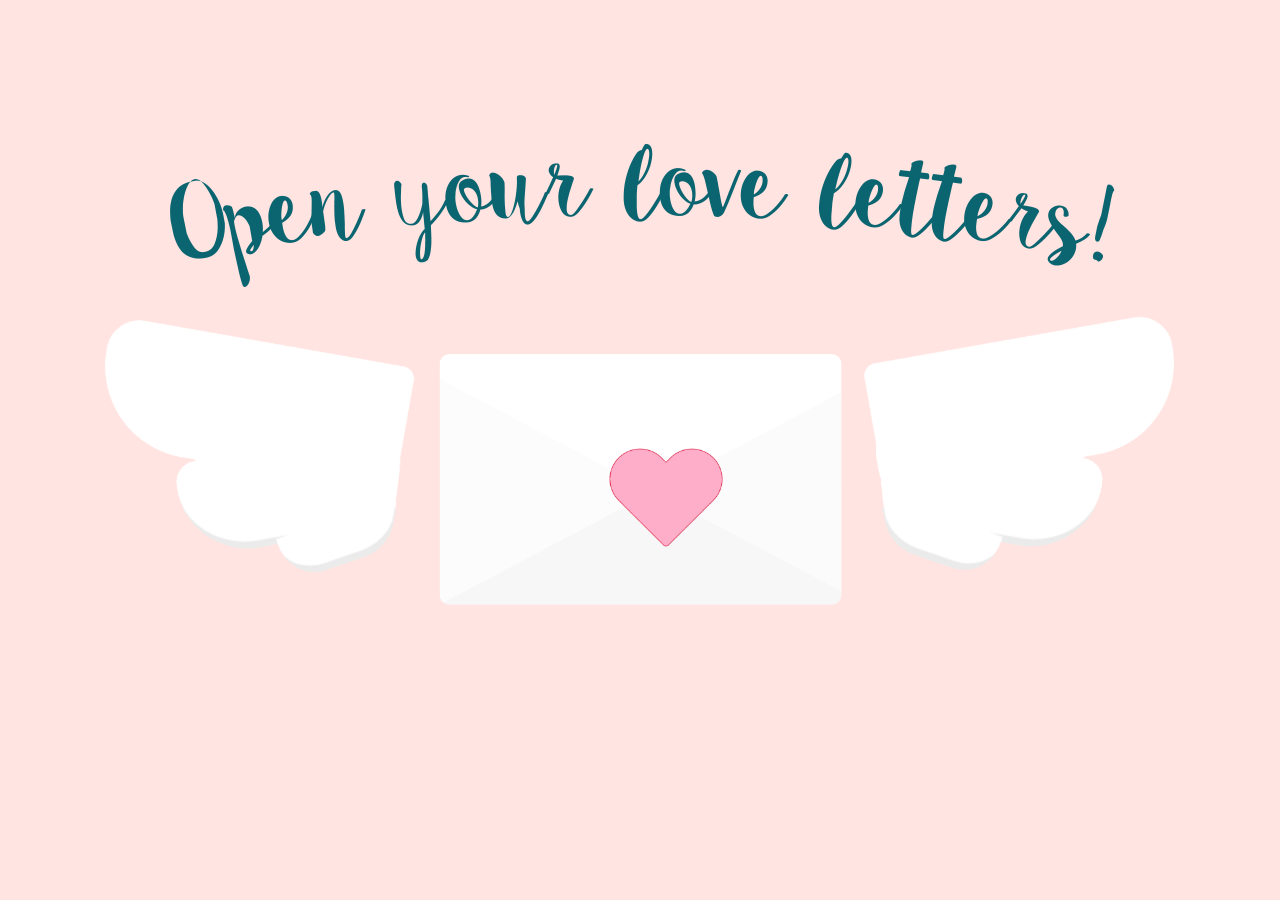
<file: index.html>
<!DOCTYPE html> 
<html lang="en">
<head>
	<meta charset="UTF-8">
	<title> dành cho bé iu ngu toán </title>
	<!-- style sheet -->
	<link href="css/main.css" rel="stylesheet">
	<!-- Tab icon -->
    <link rel="icon" href="../img/CJM.png">


</head>
	
<body>
	<main>
		<header>
			<img id="banner" src="img/banner.png" alt="banner">

		</header>
		<span id="items">
			<img id="rightwing" src="img/rightwing.png" alt="wing">
			<img id= "leftwing" src="img/leftwing.png" alt="wing">
			<span id= "letter">
				<a href="hangcho.html"><img id ="heart" src="img/heart.png" alt="heart"></a>
				<img id="envelope" src="img/envelop.png" alt="letter">

			</span>
		</span>
	</main>
	

</body>
</html>
</file>
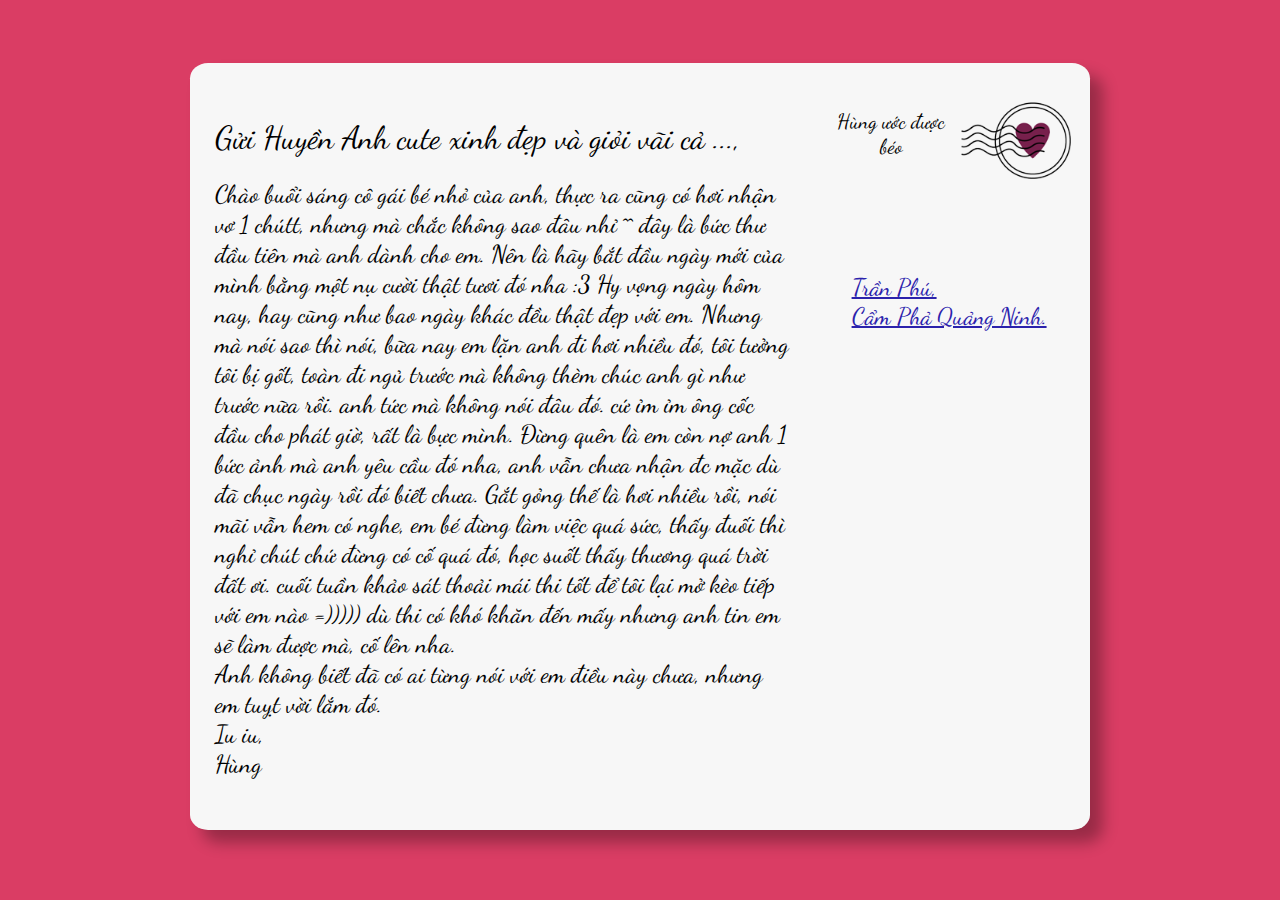
<file: bucthut1.html>
<!DOCTYPE html> 
<html lang="en">
<head>
	<meta charset="UTF-8">
	<title> Cái này hơi quoạoooo </title>
	<!-- css style sheet -->
	<link href="css/git.css" rel="stylesheet">
	<!-- Tab icon -->
    <link rel="icon" href="../img/CJM.png">
    <!-- fonts -->
	<link rel="preconnect" href="https://fonts.googleapis.com">
	<link rel="preconnect" href="https://fonts.gstatic.com" crossorigin>
	<link href="https://fonts.googleapis.com/css2?family=Dancing+Script:wght@400..700&family=Open+Sans:ital,wght@0,300..800;1,300..800&display=swap" rel="stylesheet">



</head>
	
<body>
  <div class = "wrap">
    <div class = "postcard">

          <span id = "dear">Gửi Huyền Anh cute xinh đẹp và giỏi vãi cả ...,</span>
   
			<span id = "message">
				Chào buổi sáng cô gái bé nhỏ của anh, thực ra cũng có hơi nhận vơ 1 chútt, nhưng mà chắc không sao đâu nhỉ ^^  đây là bức thư đầu tiên mà anh dành cho em. Nên là hãy bắt đầu ngày mới của mình bằng một nụ cười thật tươi đó nha :3 Hy vọng ngày hôm nay, hay cũng như bao ngày khác đều thật đẹp với em. 
				Nhưng mà nói sao thì nói, bữa nay em lặn anh đi hơi nhiều đó, tôi tưởng tôi bị gốt, toàn đi ngủ trước mà không thèm chúc anh gì như trước nữa rồi. anh tức mà không nói đâu đó. cứ ỉm ỉm ông cốc đầu cho phát giờ, rất là bực mình. Đừng quên là em còn nợ anh 1 bức ảnh mà anh yêu cầu đó nha, anh vẫn chưa nhận đc mặc dù đã chục ngày rồi đó biết chưa.
				Gắt gỏng thế là hơi nhiều rồi, nói mãi vẫn hem có nghe, em bé đừng làm việc quá sức, thấy đuối thì nghỉ chút chứ đừng có cố quá đó, học suốt thấy thương quá trời đất ơi. cuối tuần khảo sát thoải mái thi tốt để tôi lại mở kèo tiếp với em nào =))))) dù thi có khó khăn đến mấy nhưng anh tin em sẽ làm được mà, cố lên nha.
				<br>
				Anh không biết đã có ai từng nói với em điều này chưa, nhưng em tuỵt vời lắm đó.
			<br>
			Iu iu,
          	<br>Hùng
			</span>
         
			<span id= "mail" >
				<img id= "mail_stamp" src = "img/stamp.png" alt="stamp" >
				<span id= "from"> Hùng ước được béo </span>

			</span>
			
   
        <p id = "address">Trần Phú,<br>
         
          Cẩm Phả Quảng Ninh.
        </p>
      
    </div>
  </div>
  
  

</body>
</html>
</file>
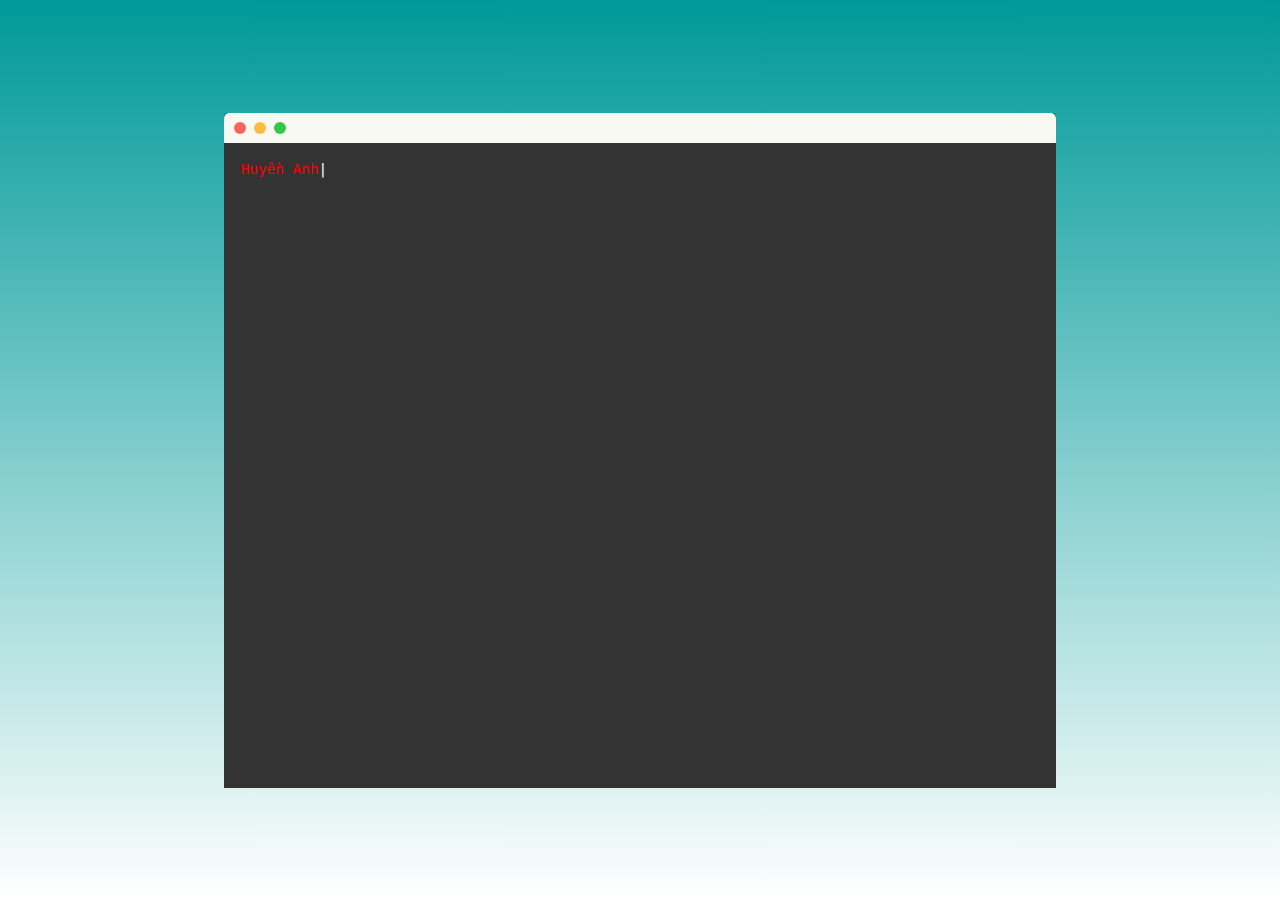
<file: bucthut2.html>
<!DOCTYPE html> 
<html lang="en">
<head>
	<meta charset="UTF-8">
	<title> Cái này đỡ hơnnn </title>
	<!-- style sheet -->
	<link href="css/bash.css" rel="stylesheet">
	<!-- Tab icon -->
    <link rel="icon" href="../img/CJM.png">
    <!-- fonts -->
    <link href="https://fonts.googleapis.com/css?family=Amatic+SC|Sacramento" rel="stylesheet">
    <!-- Jquery -->
    <script
  src="https://code.jquery.com/jquery-3.3.1.min.js"
  integrity="sha256-FgpCb/KJQlLNfOu91ta32o/NMZxltwRo8QtmkMRdAu8="
  crossorigin="anonymous"></script>
    <!-- link to typed JS library -->
    <script src="js/typed.js"></script>

    <!-- Javascript -->
	<script src="js/bash.js"></script>

</head>
	
<body>
	<main>
	<section class="browser">
	  <div class="browserbar">
	    <button class="close"></button>
	    <button class="min"></button>
	    <button class="max"></button>
	  </div>
	  <!-- typed text in paragraphs -->
	  <div id="space">
	  <div id="typed-strings">
		<p>
			<span class="word"> Huyền Anh </span> iu quý :3
			<br>
			Này là bức thư thứ hai dành cho em. Cái này sẽ nói về anh và suy nghĩ của anh nhiều hơn, nhưng này là những gì mà anh chưa thể nói ra thật. Em vẫn chưa đồng ý hay trả lời cho anh là có cho anh tìm hỉu em sâu xa hơn đâu đó. Mà nghĩ lại ngày hôm qua, à hôm kia, anh vẫn thấy bồi hồi sao á. Em có thể nghĩ là anh hâm và dở, nhưng mà anh lại thấy mình rất là thoải mái khi được gặp em dù chỉ là một vài phút, anh thấy rất là đáng luôn. Ngay từ lúc anh bắt đầu lăn từ HN, anh đã ko nghĩ là mình có thể gặp được em cơ, kiểu có thể khi anh tới em sẽ bận 1 chuyện gì đấy, hay em ngại em trốn chả hạn, nên lúc em nhận lời ra gặp a, a vui điên lun ấy chứ, trúng số gọi bằng bố.  Dù đi xa vầy cũng đúng là có hơi vất vả thiệt, nhưng anh nhận lại được rất nhiều từ em ấy chứ. anh được gặp em nè, được thấy dáng vẻ của em, bớt bảo là trông kì hay xấu gì đó đi, anh đâu có mù đâu, anh thấy em đáng yêu vô đối mẹ luôn rồi. anh được nói chuyện với em, được xờ tóc, lại còn có quà mang về, lúc về anh cảm động rơm rớm mà a giấu. a mà sướt mướt ra thì ngại lắm nhở. ê nhưng mà sao lại đề ở tờ note là thông cảm vậy má, kì quá, anh rất rất là cảm động luôn ấy trời ơi. 		 	
			<br>
			anh không biết em nghĩ sao về anh, anh tự thấy bản thân mình còn nhiều thiếu sót lắm, đã ngố lại còn đần, nhưng anh mong mình có thể để lại cho em những kỉ niệm đẹp khắc sâu trong lòng. à tất nhiên là phải theo đuổi em rồi, tôi nhận vợ rồi đó, thằng nào vào tranh đấm bỏ mẹ chứ không có hiền đâu đó nha. đừng để anh lóng anh ko ngán đứa nào var đâuuu. 
			<br>
			Vậy nhaaaaaaaaa
			<br> Hùng
		   </p> 

	

	</div>

	<span id="typed"></span>
</div>
	  
	</section>
</main>



	



<!-- Using type.js library to create typing effects this library is included in JS file  -->
</body>
</html>
</file>
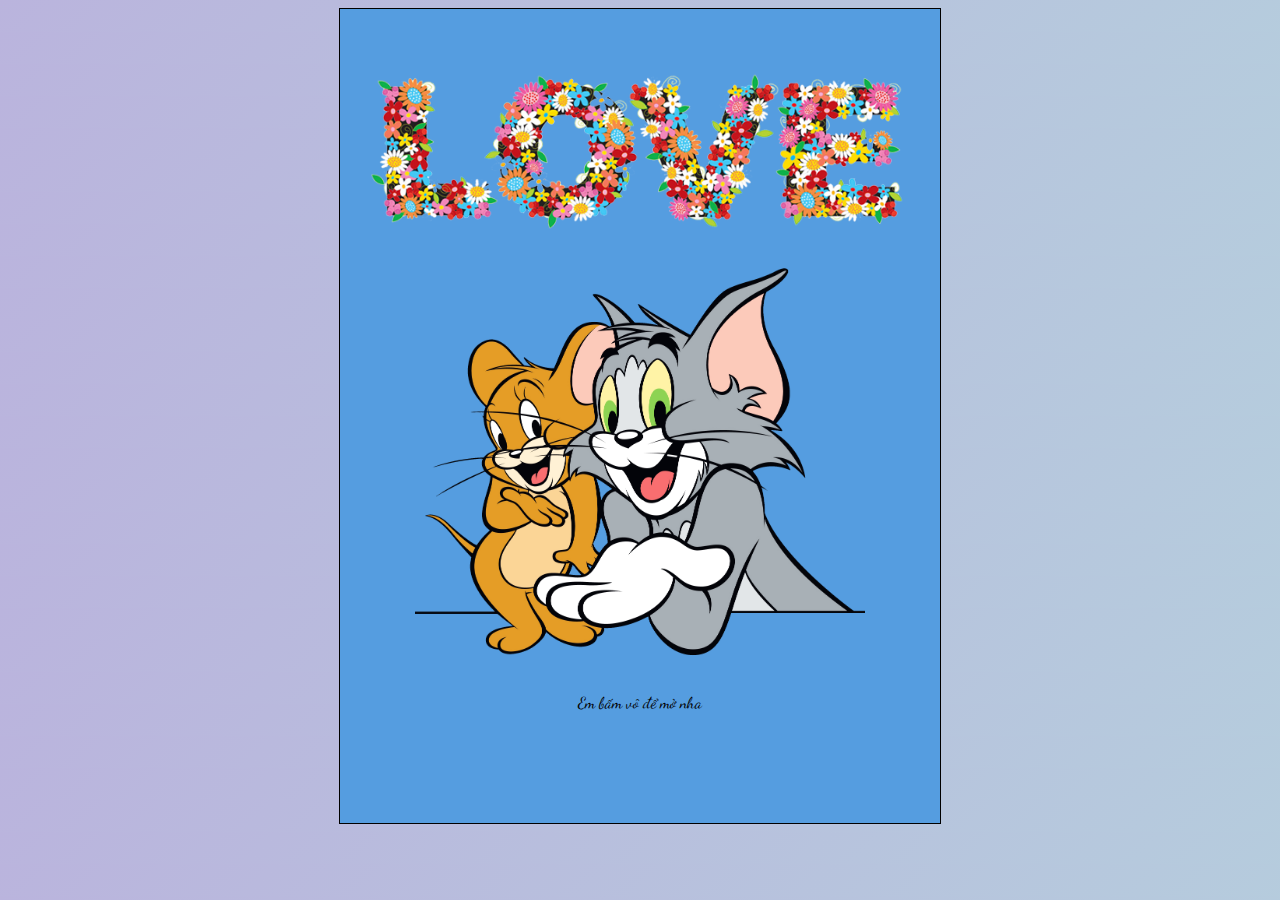
<file: bucthut3.html>
<!DOCTYPE html> 
<html lang="en">
<head>
	<meta charset="UTF-8">
	<title> Cái này nhẹ nhàng nhất ha :3 </title>
	<!-- style sheet -->
	<link href="css/github.css" rel="stylesheet">
	<!-- Tab icon -->
    <link rel="icon" href="../img/CJM.png">
    <!-- fonts -->
    <link rel="preconnect" href="https://fonts.googleapis.com">
	<link rel="preconnect" href="https://fonts.gstatic.com" crossorigin>
	<link href="https://fonts.googleapis.com/css2?family=Dancing+Script:wght@400..700&family=Open+Sans:ital,wght@0,300..800;1,300..800&display=swap" rel="stylesheet">




</head>
	
<body>
	<main>
  <div id="front">
    <img id="front-title" src="img/iuem.png" alt="love">
    <img id="front-pic" src="img/Octocat.png" alt="octopuss">
    <p>
      Em bấm vô để mở nha
    </p>
  </div>

  
  <div id="inside">
    <span id="inside-recipient">
     Gửi em bé iu,
    </span>
    <p id="message">
      Này chắc là lá cuối cùng rùi, mặc dù chẳng là nhân dịp gì, chỉ là 1 ngày bình thường nhưng khi anh làm những cái như này, anh chỉ muốn bày tỏ với em là anh thích em điên đảo vcl, như chơi bùa ấy =)))) Anh vẫn chưa nghĩ ra được 1 cái tên gì đó riêng để có thể gọi em. hmmmm, này a phải dành thời gian nhìu hơn để nghĩ thêm rồi, hay là em có muốn anh gọi em bằng cái tên nào đó hem? Hơi kì cục nhưng có khi trước giờ em chưa từng gặp ai khùng như anh đâu nhở. Anh cũng đ biết từ  khi nào mà anh thích em như này, nhưng mà anh không muốn giấu cảm xúc của mình làm gì, bình thường đã phải gồng mình ra để mạnh mẽ hơn rồi mà giờ cũng giấu cả với em thì đâu có được. Anh không còn phải ngại ngùng chia sẻ với em về mọi thứ xung quanh anh, hay là cả chính con người anh nữa, kiểu thời gian được nói với em là thời gian đáng quý nhất của anh trong ngày ấy, hơn cả giấc ngủ ngàn vàng của tôi cmnr. Đúng kiểu em luôn ở trong tâm trí anh ấy, ảo ma vl. Anh không giỏi ăn nói, anh cũng không biết nói lời ngon ngọt hay tình tứ như nào, cái ấy nó hơi ngoài khả năng đối với con người khô khan như anh, nhưng đối với anh thì <strong> "u're the most special person who has ever existed" </strong>  . Anh thích tất cả mọi thứ về em, hãy nhớ điều ấy, anh thích nghe giọng em vcl mà ít được gọi cho em quá trời, ôi cái con người này. Hãy chăm chụp cho anh xem về mọi thứ hằng ngày xung quanh của em nha, nhất là về em đó, nhưng mà dần dần bỏ cái tay xuống dùm tôi ạ, cứ che bố nó hết mặt, rất là lạ lùng.
      <br>
       "Dẫu vẫn biết rằng rồi lúc nào đó sớm mai sẽ tới, tôi vẫn khao khát được là vì tinh tú ở lại giữa khoảng trời người"
      <br>
      Chúng mình sẽ sớm gặp lại nhau thôiii.
    </p>
    <p id="inside-sender">
      Love, <br>
      Hùng
    </p>
  </div>
  </main>

 <!-- Javascript -->
	<script src="js/github.js"></script>
</body>
</html>
</file>
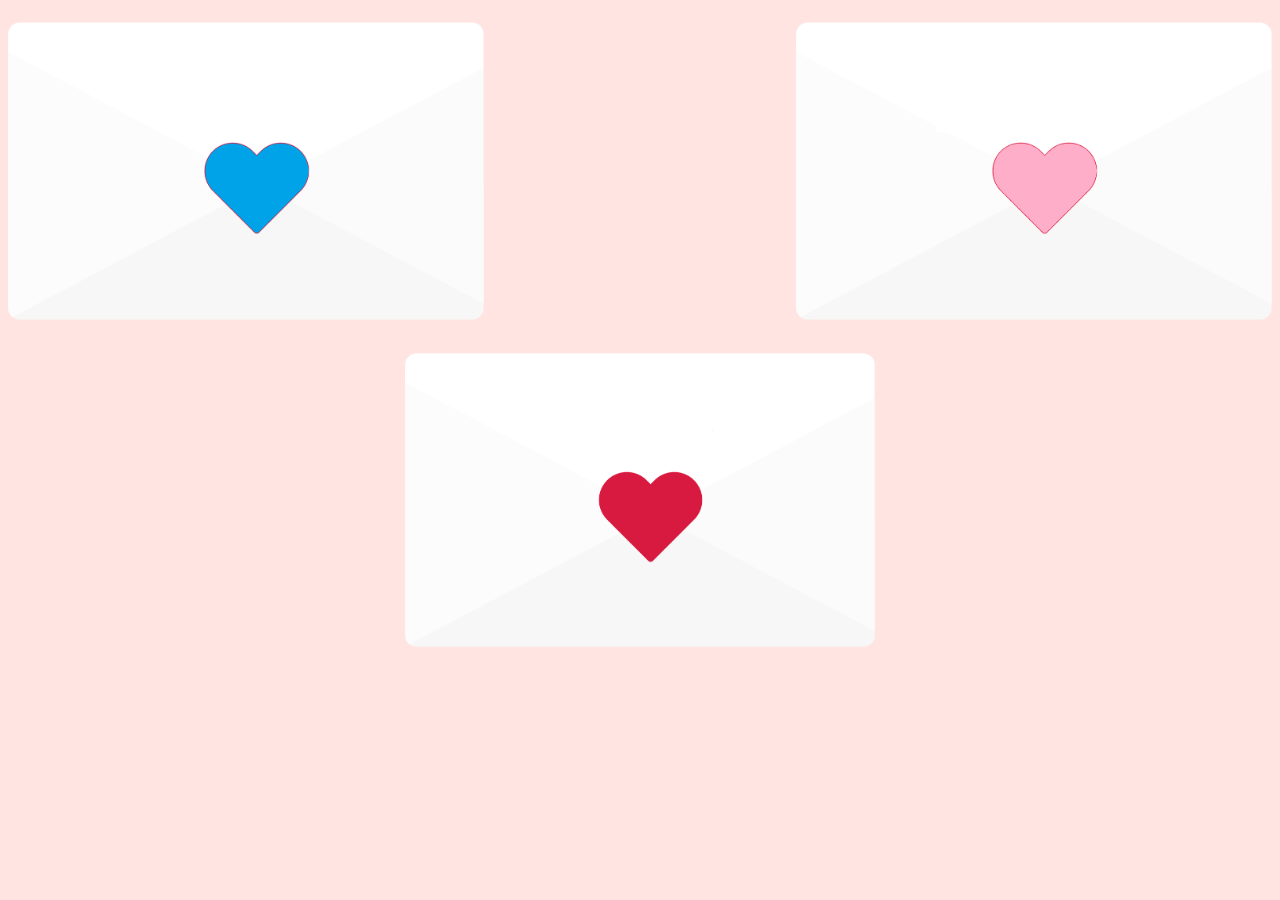
<file: hangcho.html>
<!DOCTYPE html> 
<html lang="en">
<head>
	<meta charset="UTF-8">
	<title> Loading </title>
	<!-- style sheet -->
	<link href="css/main.css" rel="stylesheet">
	<link href="css/load.css" rel="stylesheet">
	<!-- Tab icon -->
    <link rel="icon" href="../img/CJM.png">
    <!-- Jquery -->
    <script
  src="https://code.jquery.com/jquery-3.3.1.min.js"
  integrity="sha256-FgpCb/KJQlLNfOu91ta32o/NMZxltwRo8QtmkMRdAu8="
  crossorigin="anonymous"></script>


</head>
	
<body>
	<main>
		<a id ="git" href="bucthut1.html">
		<img id="git_photo" src="img/git.png" rel="thumbnail git" alt="git">
	</a>

	<a id="bash" href="bucthut2.html"> 
		<img id="bash_photo" src="img/bash.png" rel="thumbnail bash" alt="bash"> 
	</a>
	
	<a id= "github" href="bucthut3.html"> 
		<img id="github_photo" src="img/github.png" rel="thumbnail gitHub" alt="github">
	</a>
	</main>
	

	<!-- Javascript -->
	<script src="js/loading.js"> 
	</script>

</body>
</html>
</file>
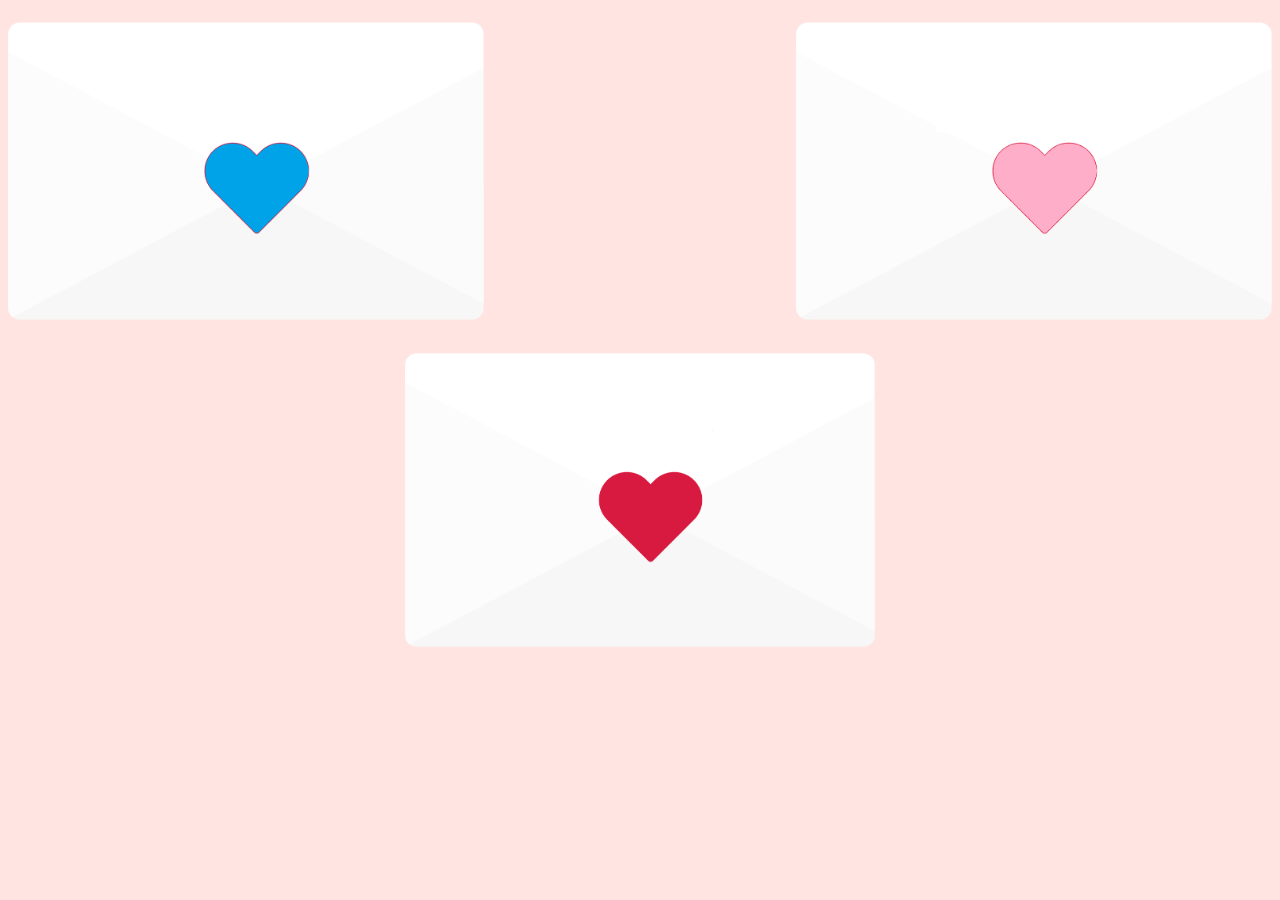
<file: loading.html>
<!DOCTYPE html> 
<html lang="en">
<head>
	<meta charset="UTF-8">
	<title> Loading </title>
	<!-- style sheet -->
	<link href="css/main.css" rel="stylesheet">
	<link href="css/load.css" rel="stylesheet">
	<!-- Tab icon -->
    <link rel="icon" href="../img/CJM.png">
    <!-- Jquery -->
    <script
  src="https://code.jquery.com/jquery-3.3.1.min.js"
  integrity="sha256-FgpCb/KJQlLNfOu91ta32o/NMZxltwRo8QtmkMRdAu8="
  crossorigin="anonymous"></script>


</head>
	
<body>
	<main>
		<a id ="git" href="git.html">
		<img id="git_photo" src="img/git.png" rel="thumbnail git" alt="git">
	</a>

	<a id="bash" href="bash.html"> 
		<img id="bash_photo" src="img/bash.png" rel="thumbnail bash" alt="bash"> 
	</a>
	
	<a id= "github" href="github.html"> 
		<img id="github_photo" src="img/github.png" rel="thumbnail gitHub" alt="github">
	</a>
	</main>
	

	<!-- Javascript -->
	<script src="js/loading.js"> 
	</script>

</body>
</html>
</file>
<file: css/git.css>
body {
  background-color: #da3d64;
  font-family: "Dancing Script", cursive;
  font-optical-sizing: auto;
  font-weight: <weight>;
  font-style: normal;

}
.postcard{
  /*grid for post card*/
   display:grid;
   
    grid-template-columns: .80fr .30fr ;
    grid-template-rows: 1fr  1fr ;
    grid-template-areas:
    "dear stamp"
    "note test";
  background-color: #f7f7f7;
  width: 850px;
  height: 590px;
  margin: 0 auto;
  margin-top: 5%;
  border-radius: 2%;
  padding: 2%;
  padding-bottom: 12%;
  box-shadow: .8em .8em 15px rgba(0,0,0,.3);

}

h1 {
  text-align: center;
  color: #f7f7f7;
  font-size: 300%;
  margin-top: 0%;
  margin-bottom: 0%;
}

#mail{
  grid-area:stamp;
  display:grid;
    grid-template-columns:  1fr 1fr ;
    grid-template-rows: 1fr ;
    grid-template-areas:
    "from stamps";
}
#mail_stamp {
  max-width: 95%;
  padding-left: 10%;
  grid-area: stamps;
  padding-top: 10%;
}

#from{
    font-size: 130%;
    display: flex;
    align-items: center;
    text-align: center;
    grid-area: from;
}
#message{
  font-size: 155%;
  grid-area: note;  
  margin-right: 7%;
}

#address {
  font-size: 150%;
  display: flex;
  justify-content: center;
  padding-top: 30%;
  text-decoration: underline;
  grid-area: test;
  color:rgb(43, 34, 172);
}


#dear{
  padding-top: 5%;
  font-size: 200%;
  grid-area: dear;

}
</file>
<file: css/bash.css>
*,
*:before,
*:after {
  margin: 0;
  padding: 0;
  box-sizing: border-box;
  overflow-x: hidden;

} 

#space{
	padding-top: 2%;
	padding-left: 2%;
}
.word{
	color:red;
}

body {
  min-height: 100vh;
  display: flex;
  justify-content: center;
  align-items: center;
  color: white;
  font-family: "Lucida Console", Monaco, monospace;
  font-size: 90%;
  line-height: 1.5;
  background-image: linear-gradient(to bottom, #009999 0%, #ffffff 100%);
}


.browser {
  height: 75vh;
  width: 65vw;
  border-radius: 10px 30px;
  background: #333;
  box-shadow: 0 10px 45px -5px rgba(0,0,0,0.8)
}

.close {
   background: #fc635d;
}

.min {
   background: #fdbc40;
 }

.max {
   background: #34c84a;
}

.browser,
.browserbar {
  border-radius: 5px 5px 0 0;  
}

.browserbar {
  height: 30px;
  background: #f9f9f3;
  padding-left: 10px;
  display: flex;
  align-items: center;
}
.browserbar > button {
  border-radius: 50%;
  border: 0;
  width: 12px;
  height: 12px;
  margin-right: 8px;
}
</file>
<file: css/github.css>
#front {
  z-index: 1;
  position: absolute;
  background-color: #559de0;
  width:600px;
  height: 750px;
  text-align: center;
  transition: 1s;
  transform-origin: 0;
  border: 1px solid #000;
  margin-left: auto;
  margin-right: auto;
  left: 0;
  right: 0;
  padding-top: 5%;
}

.open-card {
  transform: rotateY(180deg);
}

#front-title {
  max-width: 90%;
  padding-bottom: 3%;
}

#front-pic {
  max-width: 75%;
}

#inside {
  z-index: 0;
  position: absolute;
  background-color: white;
  width: 600px;
  height: 750px;
  text-align: center;
  border: 1px solid #000;
  margin-left: auto;
  margin-right: auto;
  left: 0;
  right: 0;
  padding-top: 5%;
}

#inside-recipient {
  color: #000;
  font-size: 14.5pt;
  padding: 20px 0 40px 0;
}

#inside-pic {
  width: auto;
  height: 150px;
  margin-bottom: 32px;
}

#message {
  font-size: 15pt;
  text-align: center;
  padding: 0 20px 0 20px;
}

#inside-sender {
  color: #000;
  font-size: 14.5pt;
  text-align: center;
  padding: 0 20px 0 20px;
}


body {
  font-family: "Dancing Script", cursive;
  font-optical-sizing: auto;
  font-weight: <weight>;
  font-style: normal;

  background: linear-gradient(-45deg, white, #fee4e1, #b4d3dd, #bab4dd);
  background-size: 400% 400%;
  -webkit-animation: Gradient 15s ease infinite;
 
}

@-webkit-keyframes Gradient {
  0% {
    background-position: 0% 50%
  }
  50% {
    background-position: 100% 50%
  }
  100% {
    background-position: 0% 50%
  }
}
</file>
<file: css/load.css>
*,
*:before,
*:after {
  margin: 0;
  padding: 0;
  box-sizing: border-box;
  overflow-x: hidden;

} 

main{
  display:grid;
    grid-template-columns: .5fr .3fr .5fr;
    grid-template-rows: 1fr 1fr;
    grid-template-areas:
    "one two three"
    "five five five" ;
}
img{
  padding-top: 3%;
  max-width: 100%;
}
#git{
  grid-area: one;
}
#bash{
  max-width: 38%;
  grid-area: five;
  display: block;
  margin-left: auto;
  margin-right: auto;

}
#github{
  grid-area: three;
}
</file>
<file: css/main.css>
/*Didn't include CSS reset becuase it breaks heart on envelop*/

body{
  background: mistyrose;

}
#banner{
  padding-top: 10%;
  display: block;
  margin-left: auto;
  margin-right: auto;
}

#items{
  display:grid;
    grid-template-columns: .5fr .5fr .5fr ;
    grid-template-rows: auto ;
    grid-template-areas:
    "lw en rw";
}

#rightwing{
  max-width: 80%;
  animation:flap1 1s infinite;
  grid-area:rw;
}
@keyframes flap1 {
    0% {
        transform:rotate(10deg) translate(0,15px);
    }
    
    50% {
        transform:rotate(5deg) translate(0,15px);
    }
  }

#leftwing{
  max-width: 80%;
  grid-area: lw;
  padding-left: 20%;
  padding-top: 2%;
  animation:flap2 1s infinite;
}
@keyframes flap2 {
  0%{
    transform:rotate(-10deg) translate(0,15px);
  }
  50%{
    transform:rotate(-5deg) translate(0,15px);
  }
}


#letter{
  padding-top: 10%;
  grid-area:en;
}

#heart{
  max-width:10%;
  position:absolute;
  z-index: 1;
  padding-left: 13.5%;
  padding-top: 8%;
  animation: heart 1s infinite;


}
@keyframes heart {
    0% {
        transform: scale(.8) translate(0,0);
    }
    
    50% {
        transform: scale(.90) translate(0, 8px);
    }
    
    100% {
        transform:scale(.8);
    }
}

#envelope{
  max-width:100%;
  animation: floaty 1s infinite;
}
@keyframes floaty {
    0% {
        transform:translate(0,0);
    }
    
    50% {
        transform:translate(0, 12px);
    }
}
</file>
